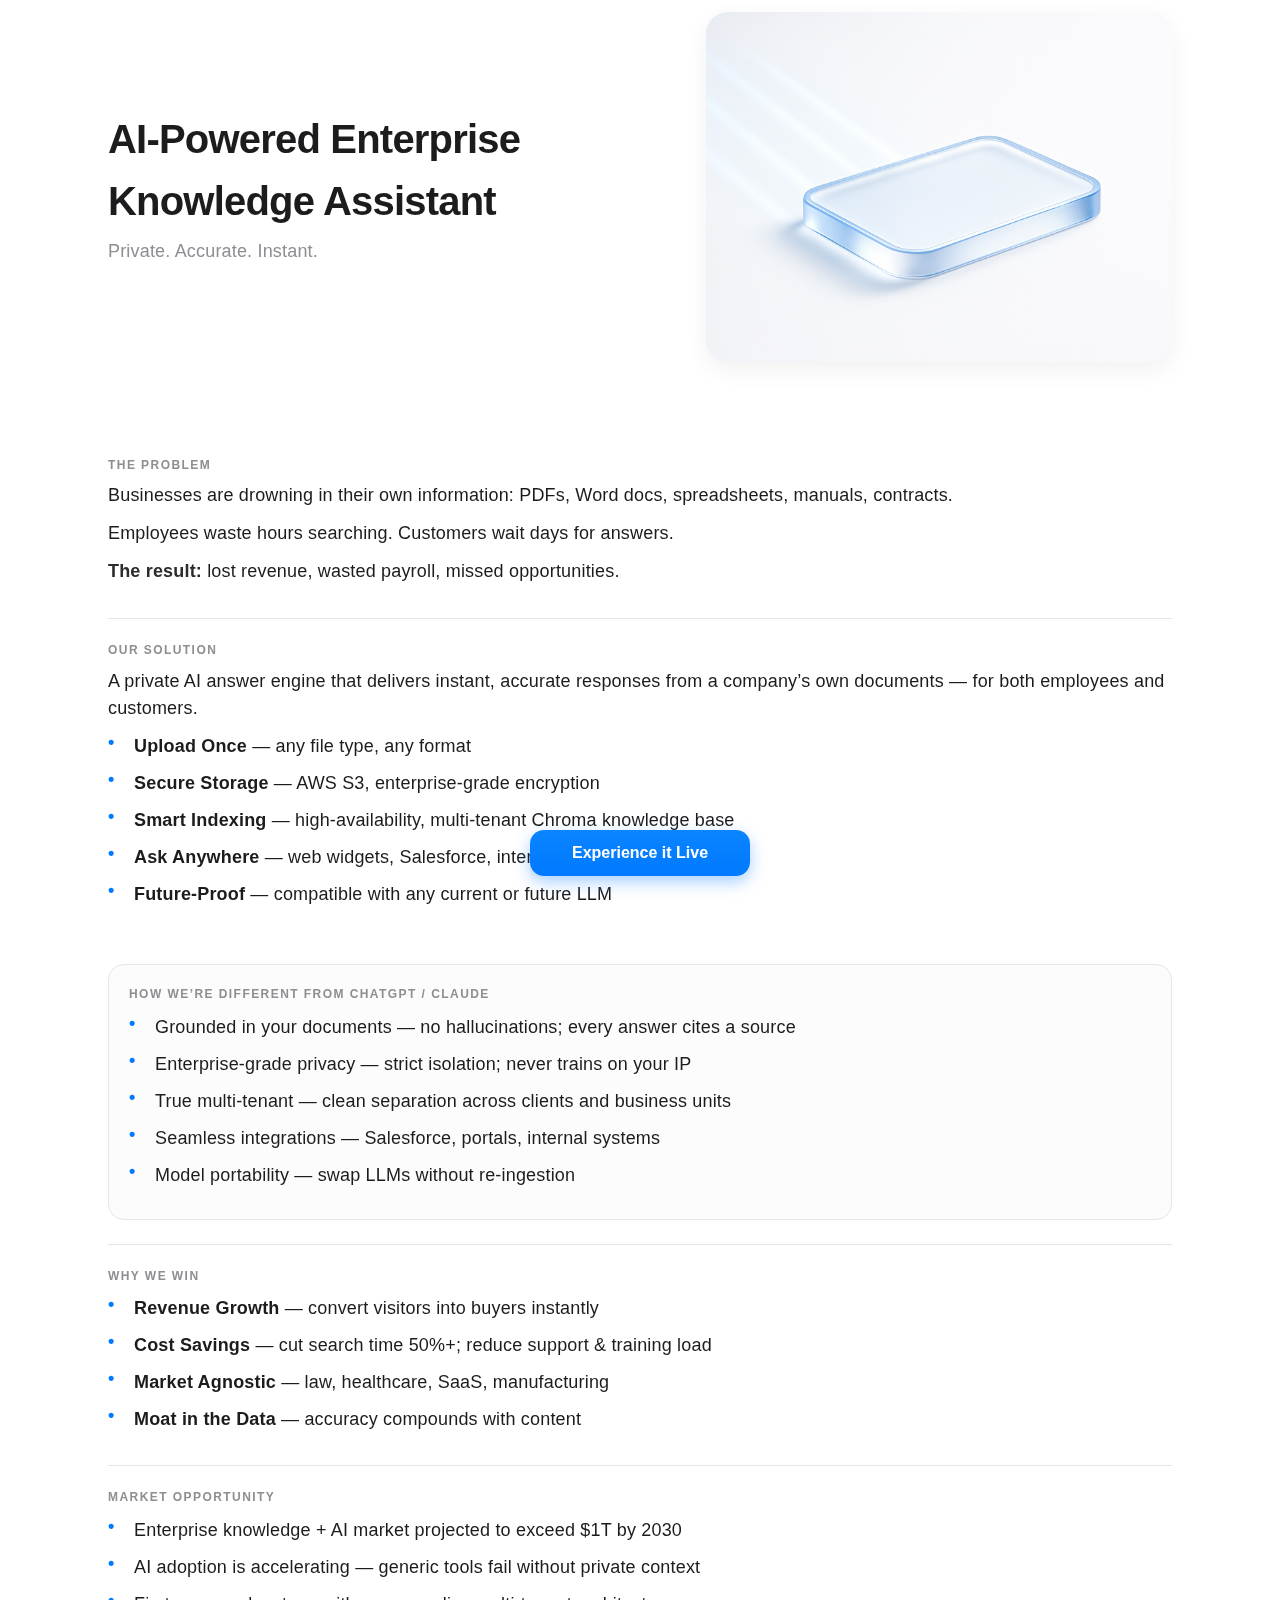
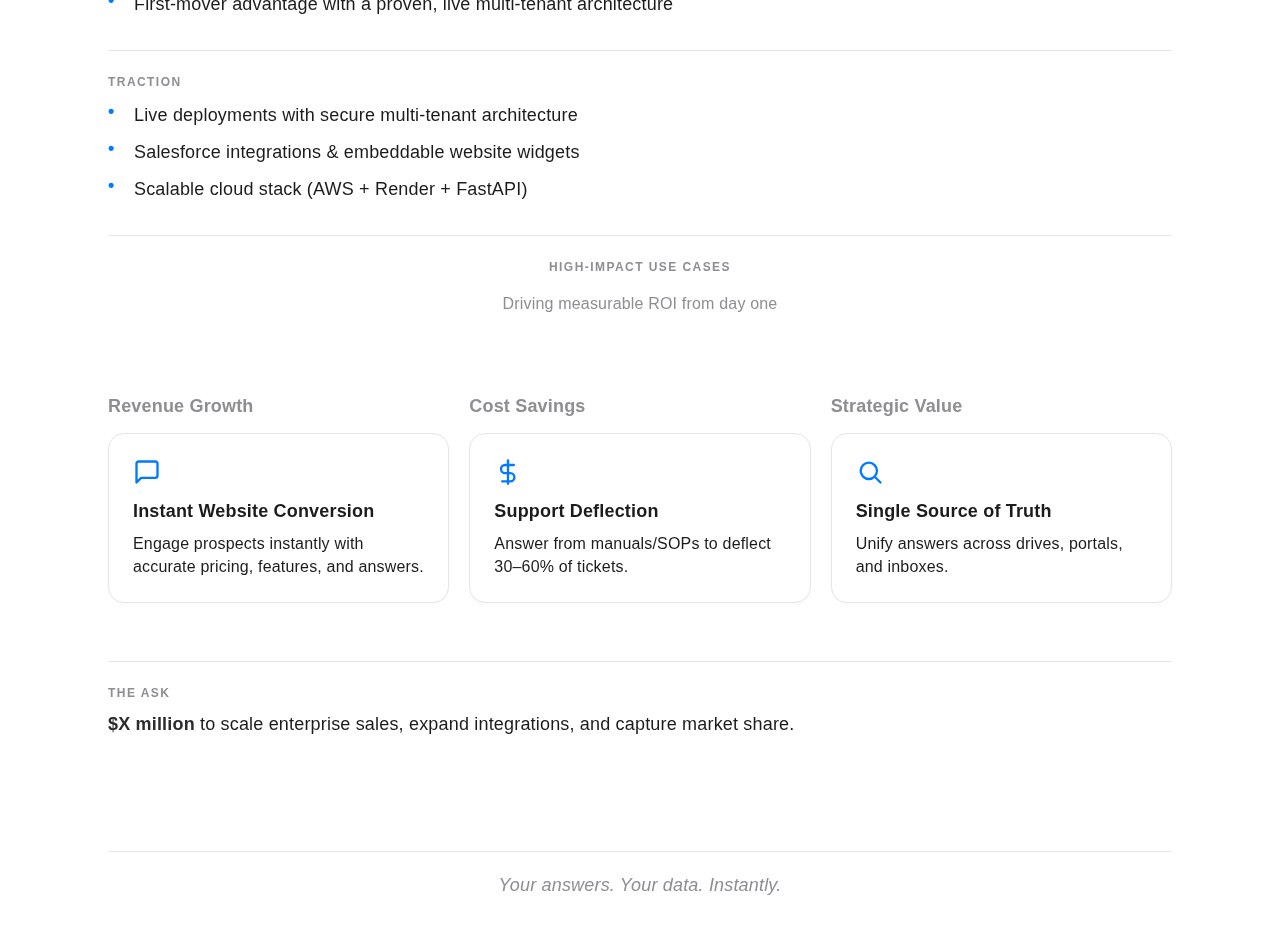
<file: public/index.html>
<!doctype html>
<html lang="en">
<head>
  <meta charset="utf-8" />
  <meta name="viewport" content="width=device-width, initial-scale=1, viewport-fit=cover" />
  <title>AI-Powered Enterprise Knowledge Assistant</title>
  <meta name="description" content="Private, accurate, instant answers from your own documents." />
  <meta name="theme-color" content="#ffffff" media="(prefers-color-scheme: light)">
  <meta name="theme-color" content="#0b0b0c" media="(prefers-color-scheme: dark)">
  <meta name="color-scheme" content="light dark" />
  <meta name="apple-mobile-web-app-capable" content="yes">
  <meta name="apple-mobile-web-app-status-bar-style" content="default">
  <!-- Open Graph for rich previews (iMessage, etc.) -->
  <meta property="og:title" content="AI-Powered Enterprise Knowledge Assistant" />
  <meta property="og:description" content="Private, accurate, instant answers from your own documents." />
  <meta property="og:type" content="website" />
  <meta property="og:url" content="https://knowledge-bot-retrieval.onrender.com/public/" />
  <meta property="og:image" content="https://knowledge-bot-retrieval.onrender.com/public/knowledge.png" />
  <meta property="og:image:alt" content="Knowledge Bot preview image" />
  <meta property="og:image:width" content="1200" />
  <meta property="og:image:height" content="630" />
  <!-- Twitter Card (also used by some clients) -->
  <meta name="twitter:card" content="summary_large_image" />
  <meta name="twitter:title" content="AI-Powered Enterprise Knowledge Assistant" />
  <meta name="twitter:description" content="Private, accurate, instant answers from your own documents." />
  <meta name="twitter:image" content="https://knowledge-bot-retrieval.onrender.com/public/knowledge.png" />
  <link rel="canonical" href="https://knowledge-bot-retrieval.onrender.com/public/" />
  <link rel="stylesheet" href="styles.css" />
</head>
<body>
  <main class="page">
    <!-- Header / Hero -->
    <header class="header grid">
      <div class="header-text">
        <h1 class="title">AI-Powered Enterprise Knowledge Assistant</h1>
        <p class="subtitle">Private. Accurate. Instant.</p>
      </div>
      <div class="header-hero">
        <img
          class="hero-img"
          src="knowledge.png"
          alt="Minimalist glass-slab product hero on white"
          loading="lazy"
          decoding="async"
        />
        <!-- Hide in CSS if your image already has strong highlights -->
        <div class="hero-visual" aria-hidden="true"></div>
      </div>
    </header>

    <!-- Problem -->
    <section class="section" data-viewport>
      <h2 class="section-heading">The Problem</h2>
      <div class="body-text">
        <p>Businesses are drowning in their own information: PDFs, Word docs, spreadsheets, manuals, contracts.</p>
        <p>Employees waste hours searching. Customers wait days for answers.</p>
        <p><strong>The result:</strong> lost revenue, wasted payroll, missed opportunities.</p>
      </div>
    </section>

    <!-- Solution -->
    <section class="section" data-viewport>
      <h2 class="section-heading">Our Solution</h2>
      <div class="body-text">
        <p>A private AI answer engine that delivers instant, accurate responses from a company’s own documents — for both employees and customers.</p>
        <ul class="bullets">
          <li><span class="bullet-title">Upload Once</span> — any file type, any format</li>
          <li><span class="bullet-title">Secure Storage</span> — AWS S3, enterprise-grade encryption</li>
          <li><span class="bullet-title">Smart Indexing</span> — high-availability, multi-tenant Chroma knowledge base</li>
          <li><span class="bullet-title">Ask Anywhere</span> — web widgets, Salesforce, internal tools</li>
          <li><span class="bullet-title">Future-Proof</span> — compatible with any current or future LLM</li>
        </ul>
      </div>
    </section>

    <!-- Differentiation -->
    <section class="section highlight" data-viewport>
      <h2 class="section-heading">How We’re Different from ChatGPT / Claude</h2>
      <div class="body-text">
        <ul class="bullets">
          <li>Grounded in your documents — no hallucinations; every answer cites a source</li>
          <li>Enterprise-grade privacy — strict isolation; never trains on your IP</li>
          <li>True multi-tenant — clean separation across clients and business units</li>
          <li>Seamless integrations — Salesforce, portals, internal systems</li>
          <li>Model portability — swap LLMs without re-ingestion</li>
        </ul>
      </div>
    </section>

    <!-- Why We Win -->
    <section class="section" data-viewport>
      <h2 class="section-heading">Why We Win</h2>
      <div class="body-text">
        <ul class="bullets">
          <li><span class="bullet-title">Revenue Growth</span> — convert visitors into buyers instantly</li>
          <li><span class="bullet-title">Cost Savings</span> — cut search time 50%+; reduce support & training load</li>
          <li><span class="bullet-title">Market Agnostic</span> — law, healthcare, SaaS, manufacturing</li>
          <li><span class="bullet-title">Moat in the Data</span> — accuracy compounds with content</li>
        </ul>
      </div>
    </section>

    <!-- Market -->
    <section class="section" data-viewport>
      <h2 class="section-heading">Market Opportunity</h2>
      <div class="body-text">
        <ul class="bullets">
          <li>Enterprise knowledge + AI market projected to exceed $1T by 2030</li>
          <li>AI adoption is accelerating — generic tools fail without private context</li>
          <li>First-mover advantage with a proven, live multi-tenant architecture</li>
        </ul>
      </div>
    </section>

    <!-- Traction -->
    <section class="section" data-viewport>
      <h2 class="section-heading">Traction</h2>
      <div class="body-text">
        <ul class="bullets">
          <li>Live deployments with secure multi-tenant architecture</li>
          <li>Salesforce integrations & embeddable website widgets</li>
          <li>Scalable cloud stack (AWS + Render + FastAPI)</li>
        </ul>
      </div>
    </section>

    <!-- Use Cases -->
    <section class="section use-cases" data-viewport>
      <h2 class="section-heading center">High-Impact Use Cases</h2>
      <p class="section-subhead center">Driving measurable ROI from day one</p>

      <div class="use-case-categories">
        <!-- Revenue Growth -->
        <div class="use-case-category">
          <h3 class="category-title">Revenue Growth</h3>
          <div class="use-case-grid">
            <div class="use-case-card">
              <div class="uc-icon" aria-hidden="true">
                <!-- chat/message icon -->
                <svg xmlns="http://www.w3.org/2000/svg" width="28" height="28" viewBox="0 0 24 24"
                     fill="none" stroke="currentColor" stroke-width="2" stroke-linecap="round" stroke-linejoin="round">
                  <path d="M21 15a2 2 0 0 1-2 2H7l-4 4V5a2 2 0 0 1 2-2h14a2 2 0 0 1 2 2z"/>
                </svg>
              </div>
              <h4 class="uc-title">Instant Website Conversion</h4>
              <p class="uc-text">Engage prospects instantly with accurate pricing, features, and answers.</p>
            </div>
          </div>
        </div>

        <!-- Cost Savings -->
        <div class="use-case-category">
          <h3 class="category-title">Cost Savings</h3>
          <div class="use-case-grid">
            <div class="use-case-card">
              <div class="uc-icon" aria-hidden="true">
                <!-- refined dollar icon -->
                <svg xmlns="http://www.w3.org/2000/svg" width="28" height="28" viewBox="0 0 24 24"
                     fill="none" stroke="currentColor" stroke-width="2" stroke-linecap="round" stroke-linejoin="round">
                  <line x1="12" y1="2" x2="12" y2="22"/>
                  <path d="M17 6H9.5a3.5 3.5 0 0 0 0 7H14a3.5 3.5 0 0 1 0 7H7"/>
                </svg>
              </div>
              <h4 class="uc-title">Support Deflection</h4>
              <p class="uc-text">Answer from manuals/SOPs to deflect 30–60% of tickets.</p>
            </div>
          </div>
        </div>

        <!-- Strategic Value -->
        <div class="use-case-category">
          <h3 class="category-title">Strategic Value</h3>
          <div class="use-case-grid">
            <div class="use-case-card">
              <div class="uc-icon" aria-hidden="true">
                <!-- search icon -->
                <svg xmlns="http://www.w3.org/2000/svg" width="28" height="28" viewBox="0 0 24 24"
                     fill="none" stroke="currentColor" stroke-width="2" stroke-linecap="round" stroke-linejoin="round">
                  <circle cx="11" cy="11" r="7"/>
                  <path d="m21 21-4.3-4.3"/>
                </svg>
              </div>
              <h4 class="uc-title">Single Source of Truth</h4>
              <p class="uc-text">Unify answers across drives, portals, and inboxes.</p>
            </div>
          </div>
        </div>
      </div>
    </section>

    <!-- Ask -->
    <section class="section" data-viewport>
      <h2 class="section-heading">The Ask</h2>
      <div class="body-text">
        <p><strong>$X million</strong> to scale enterprise sales, expand integrations, and capture market share.</p>
      </div>
    </section>

    <!-- Footer -->
    <footer class="footer">
      <p class="tagline">Your answers. Your data. Instantly.</p>
    </footer>
  </main>

  <!-- Sticky CTA -->
  <div class="cta">
    <button class="cta-btn" id="openModalBtn" type="button">
      Experience it Live
    </button>
  </div>

  <!-- Modal -->
  <div class="modal-overlay" id="exitModal" role="dialog" aria-modal="true" aria-labelledby="modalTitle" aria-describedby="modalDesc" aria-hidden="true">
    <div class="modal-card" tabindex="-1">
      <h3 class="modal-title" id="modalTitle">You're about to see it live</h3>
      <p class="modal-desc" id="modalDesc">
        We’ll take you to <strong>ClearlyClear.com</strong> — a live production site using our assistant.
        On the page, tap <em>“Ask our AI”</em> and ask about <strong>Invisalign</strong> — candidacy, pricing,
        timeline, or aftercare. You’ll see instant, sourced answers drawn from the practice’s own content —
        the same private, grounded approach we deploy for enterprises.
      </p>
      <div class="modal-actions">
        <button class="btn btn-primary" id="continueBtn" type="button" aria-describedby="modalDesc">Continue to ClearlyClear</button>
        <button class="btn btn-secondary" id="cancelBtn" type="button">Stay here</button>
      </div>
    </div>
  </div>

  <!-- Simple, single-click modal handler -->
  <script>
    (function () {
      const modal = document.getElementById('exitModal');
      const openBtn = document.getElementById('openModalBtn');
      const continueBtn = document.getElementById('continueBtn');
      const cancelBtn = document.getElementById('cancelBtn');
      const redirectURL = 'https://www.clearlyclear.com';
      let isOpen = false;

      function openModal() {
        if (isOpen) return;
        isOpen = true;
        modal.setAttribute('open', '');
        modal.removeAttribute('aria-hidden');
        document.body.classList.add('no-scroll');
        setTimeout(() => continueBtn && continueBtn.focus(), 0);
      }
      function closeModal() {
        isOpen = false;
        modal.removeAttribute('open');
        modal.setAttribute('aria-hidden', 'true');
        document.body.classList.remove('no-scroll');
        openBtn && openBtn.focus();
      }

      openBtn.addEventListener('click', (e) => { e.preventDefault(); openModal(); });
      continueBtn.addEventListener('click', () => { window.location.href = redirectURL; });
      cancelBtn.addEventListener('click', closeModal);

      // Close on Escape
      document.addEventListener('keydown', (e) => {
        if (e.key === 'Escape' && modal.hasAttribute('open')) closeModal();
      });

      // Focus trap in modal
      modal.addEventListener('keydown', (e) => {
        if (e.key !== 'Tab') return;
        const f = modal.querySelectorAll('button, [href], [tabindex]:not([tabindex="-1"])');
        if (!f.length) return;
        const first = f[0], last = f[f.length - 1];
        if (e.shiftKey && document.activeElement === first) { e.preventDefault(); last.focus(); }
        else if (!e.shiftKey && document.activeElement === last) { e.preventDefault(); first.focus(); }
      });

      // Click outside card to close
      modal.addEventListener('click', (e) => { if (e.target === modal) closeModal(); });
    })();
  </script>
</body>
</html>
</file>
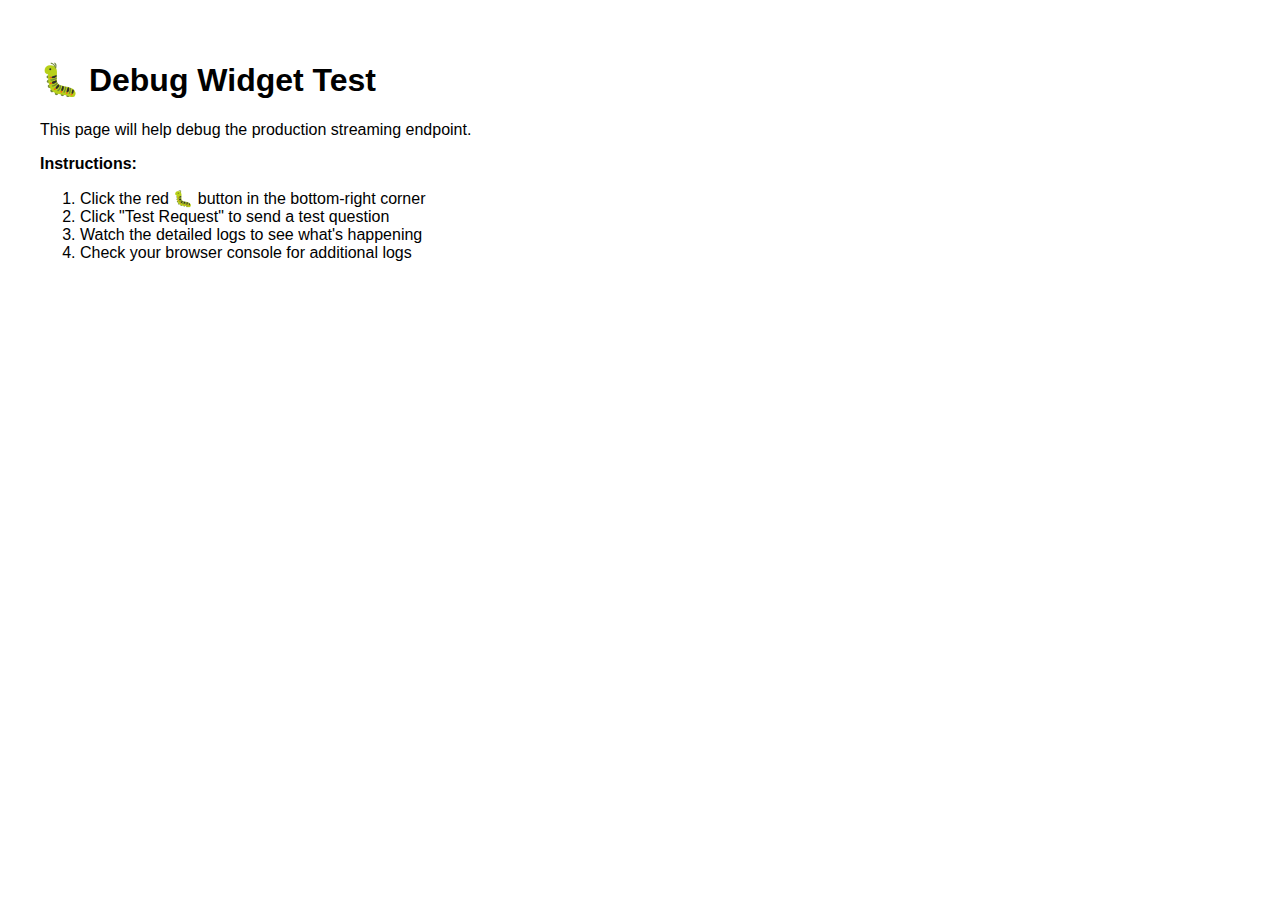
<file: static/debug-test.html>
<!DOCTYPE html>
<html lang="en">
<head>
  <meta charset="UTF-8" />
  <title>Debug Widget Test</title>
  <meta name="viewport" content="width=device-width, initial-scale=1.0" />
</head>

<body style="font-family: sans-serif; padding: 2rem;">
  <h1>🐛 Debug Widget Test</h1>
  <p>This page will help debug the production streaming endpoint.</p>
  <p><strong>Instructions:</strong></p>
  <ol>
    <li>Click the red 🐛 button in the bottom-right corner</li>
    <li>Click "Test Request" to send a test question</li>
    <li>Watch the detailed logs to see what's happening</li>
    <li>Check your browser console for additional logs</li>
  </ol>
  
  <script src="https://knowledge-bot-retrieval.onrender.com/static/debug-widget.js" data-token="eyJhbGciOiJIUzI1NiIsInR5cCI6IkpXVCJ9.eyJjb21wYW55X2lkIjozLCJib3RfaWQiOjF9.ytHVcMRM99aAkFMg_U1I4VZbz3mYxskzzxSUORe3ico" defer></script>
</body>
</html>
</file>
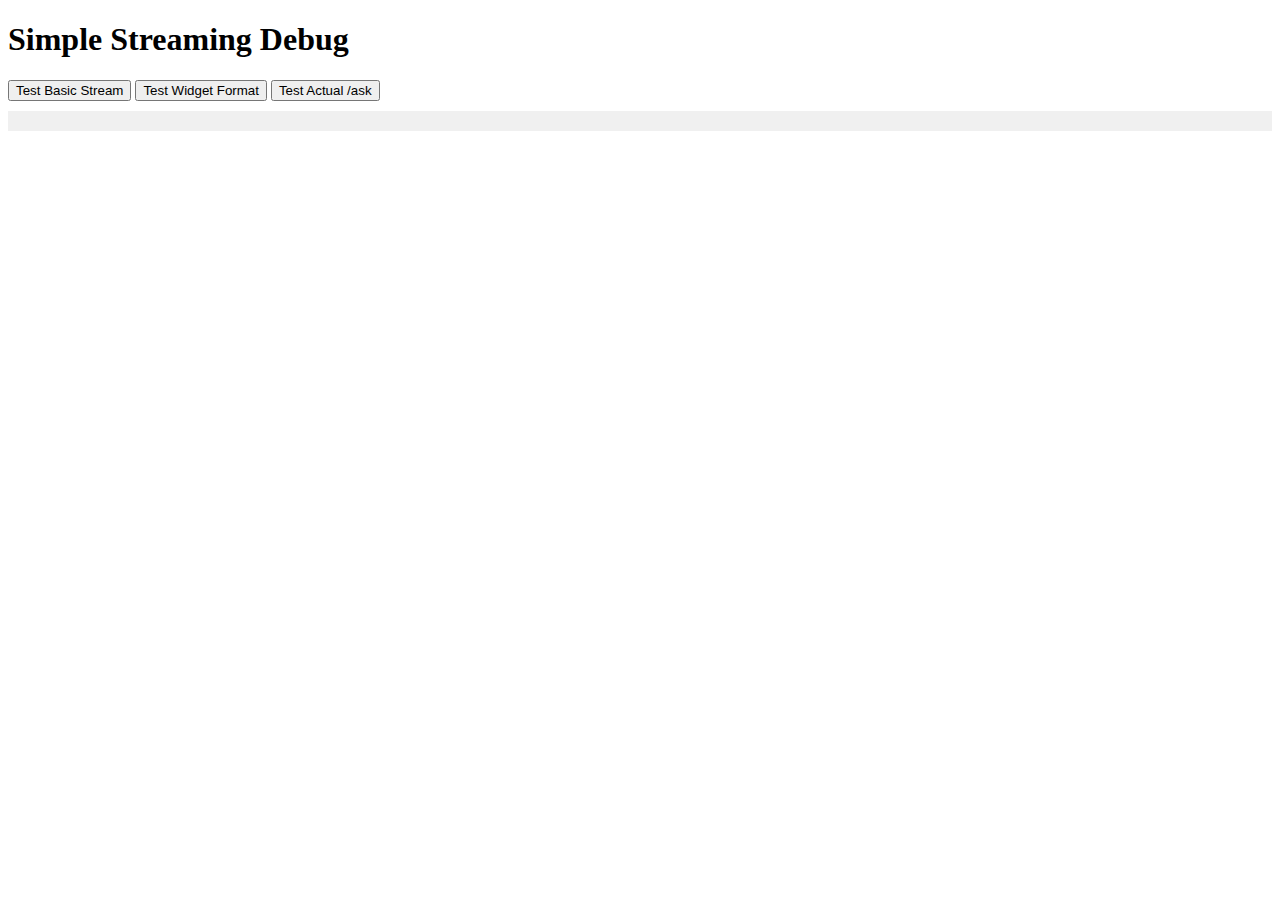
<file: static/simple-debug.html>
<!DOCTYPE html>
<html>
<head>
    <title>Simple Streaming Debug</title>
</head>
<body>
    <h1>Simple Streaming Debug</h1>
    <button onclick="testBasic()">Test Basic Stream</button>
    <button onclick="testWidgetFormat()">Test Widget Format</button>
    <button onclick="testActualAsk()">Test Actual /ask</button>
    <div id="output" style="background: #f0f0f0; padding: 10px; margin: 10px 0; white-space: pre-wrap; font-family: monospace;"></div>

    <script>
        const token = "eyJhbGciOiJIUzI1NiIsInR5cCI6IkpXVCJ9.eyJjb21wYW55X2lkIjozLCJib3RfaWQiOjF9.ytHVcMRM99aAkFMg_U1I4VZbz3mYxskzzxSUORe3ico";
        const output = document.getElementById('output');

        async function testStream(url, body = null) {
            output.innerHTML = "Starting test...\n";
            
            try {
                const options = {
                    method: body ? 'POST' : 'GET',
                    headers: body ? {
                        'Content-Type': 'application/json',
                        'Authorization': `Bearer ${token}`
                    } : {}
                };
                
                if (body) {
                    options.body = JSON.stringify(body);
                }

                const response = await fetch(url, options);
                
                output.innerHTML += `Response status: ${response.status}\n`;
                output.innerHTML += `Content-Type: ${response.headers.get('content-type')}\n`;
                output.innerHTML += "Streaming chunks:\n";

                const reader = response.body.getReader();
                const decoder = new TextDecoder();
                let chunkCount = 0;

                while (true) {
                    const { done, value } = await reader.read();
                    if (done) break;

                    chunkCount++;
                    const chunk = decoder.decode(value, { stream: true });
                    output.innerHTML += `Chunk ${chunkCount}: "${chunk}"\n`;
                }

                output.innerHTML += `Stream completed after ${chunkCount} chunks.\n`;

            } catch (error) {
                output.innerHTML += `Error: ${error.message}\n`;
            }
        }

        async function testBasic() {
            await testStream('https://knowledge-bot-retrieval.onrender.com/test-stream');
        }

        async function testWidgetFormat() {
            await testStream('https://knowledge-bot-retrieval.onrender.com/test-widget-format');
        }

        async function testActualAsk() {
            await testStream('https://knowledge-bot-retrieval.onrender.com/ask', {
                question: "what is due feb 14, 2025",
                session_id: "debug_test",
                k: 12,
                similarity_threshold: 0.1
            });
        }
    </script>
</body>
</html>
</file>
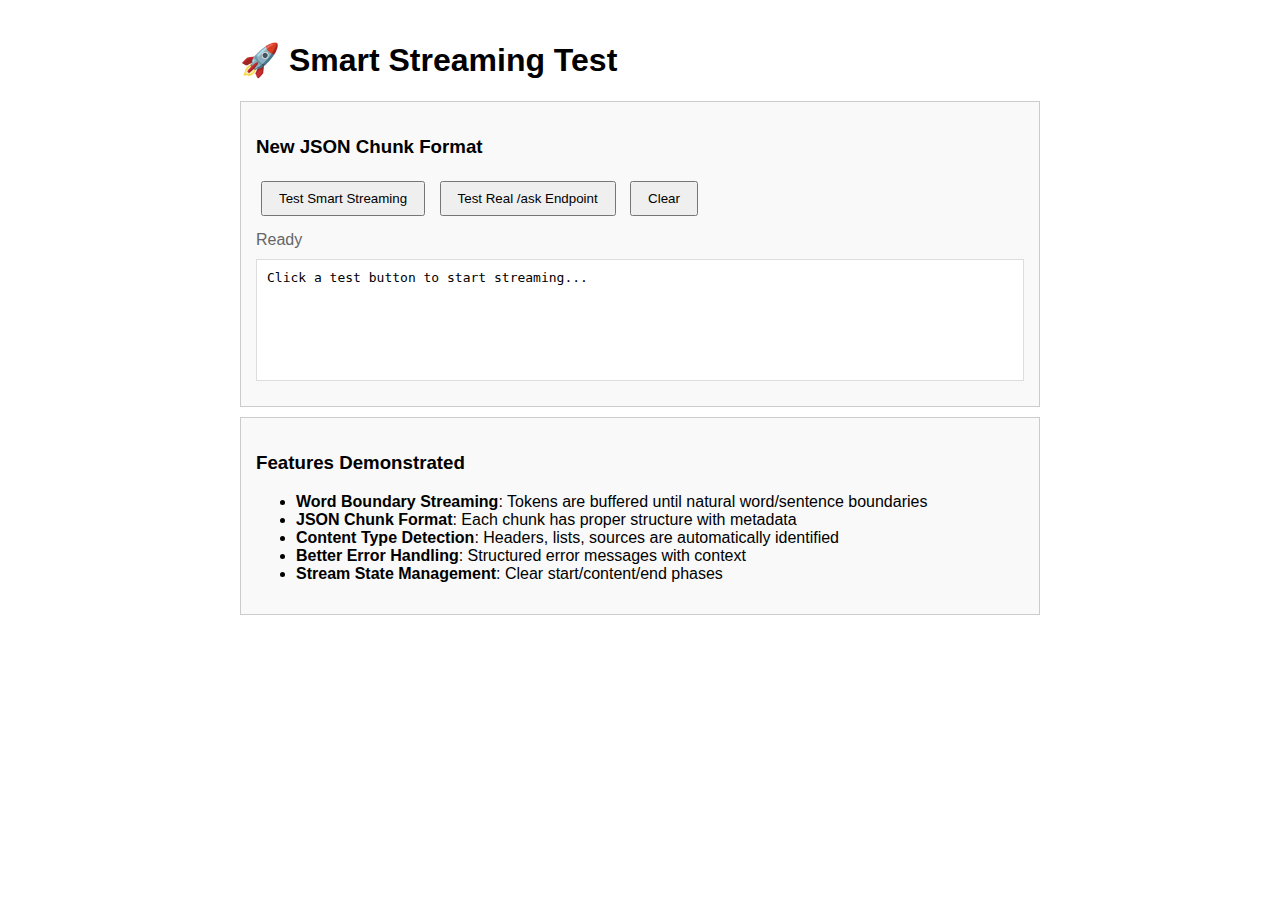
<file: static/smart-stream-test.html>
<!DOCTYPE html>
<html>
<head>
    <title>Smart Streaming Test</title>
    <style>
        body { 
            font-family: Arial, sans-serif; 
            max-width: 800px; 
            margin: 0 auto; 
            padding: 20px; 
        }
        .test-area { 
            border: 1px solid #ccc; 
            padding: 15px; 
            margin: 10px 0; 
            background: #f9f9f9; 
        }
        .output { 
            background: white; 
            border: 1px solid #ddd; 
            padding: 10px; 
            margin: 10px 0; 
            white-space: pre-wrap; 
            font-family: monospace; 
            min-height: 100px;
        }
        .controls button { 
            padding: 8px 16px; 
            margin: 5px; 
            cursor: pointer; 
        }
        .chunk-info {
            background: #e8f4fd;
            border-left: 4px solid #007acc;
            padding: 8px;
            margin: 5px 0;
            font-size: 12px;
        }
        .spinner {
            display: inline-block;
            width: 12px;
            height: 12px;
            border: 2px solid #f3f3f3;
            border-top: 2px solid #007acc;
            border-radius: 50%;
            animation: spin 1s linear infinite;
            margin-right: 8px;
        }
        @keyframes spin {
            0% { transform: rotate(0deg); }
            100% { transform: rotate(360deg); }
        }
    </style>
</head>
<body>
    <h1>🚀 Smart Streaming Test</h1>
    
    <div class="test-area">
        <h3>New JSON Chunk Format</h3>
        <div class="controls">
            <button onclick="testSmartStream()">Test Smart Streaming</button>
            <button onclick="testActualAsk()">Test Real /ask Endpoint</button>
            <button onclick="clearOutput()">Clear</button>
        </div>
        
        <div id="status" style="margin: 10px 0; color: #666;">Ready</div>
        <div id="chunkInfo" class="chunk-info" style="display: none;"></div>
        <div id="output" class="output">Click a test button to start streaming...</div>
    </div>
    
    <div class="test-area">
        <h3>Features Demonstrated</h3>
        <ul>
            <li><strong>Word Boundary Streaming</strong>: Tokens are buffered until natural word/sentence boundaries</li>
            <li><strong>JSON Chunk Format</strong>: Each chunk has proper structure with metadata</li>
            <li><strong>Content Type Detection</strong>: Headers, lists, sources are automatically identified</li>
            <li><strong>Better Error Handling</strong>: Structured error messages with context</li>
            <li><strong>Stream State Management</strong>: Clear start/content/end phases</li>
        </ul>
    </div>

    <script>
        const output = document.getElementById('output');
        const status = document.getElementById('status');
        const chunkInfo = document.getElementById('chunkInfo');
        
        const token = "eyJhbGciOiJIUzI1NiIsInR5cCI6IkpXVCJ9.eyJjb21wYW55X2lkIjozLCJib3RfaWQiOjF9.ytHVcMRM99aAkFMg_U1I4VZbz3mYxskzzxSUORe3ico";

        function clearOutput() {
            output.innerHTML = "Ready for next test...";
            status.innerHTML = "Ready";
            chunkInfo.style.display = "none";
        }

        function setStatus(message, isLoading = false) {
            if (isLoading) {
                status.innerHTML = `<span class="spinner"></span>${message}`;
            } else {
                status.innerHTML = message;
            }
        }

        function showChunkInfo(chunk) {
            chunkInfo.style.display = "block";
            chunkInfo.innerHTML = `
                <strong>Chunk #${chunk.id}</strong> | 
                Type: <code>${chunk.type}</code> | 
                Content Type: <code>${chunk.content_type || 'N/A'}</code> | 
                Length: ${chunk.content?.length || 0} chars |
                Final: ${chunk.final}
            `;
        }

        async function testSmartStream() {
            clearOutput();
            setStatus("Testing smart streaming format...", true);
            
            try {
                const response = await fetch('/test-smart-stream');
                
                if (!response.ok) {
                    throw new Error(`HTTP ${response.status}: ${response.statusText}`);
                }

                const reader = response.body.getReader();
                const decoder = new TextDecoder();
                let accumulatedContent = "";
                let chunkCount = 0;

                while (true) {
                    const { done, value } = await reader.read();
                    if (done) break;

                    const chunk = decoder.decode(value, { stream: true });
                    const lines = chunk.split('\n');

                    for (const line of lines) {
                        if (line.startsWith('data: ')) {
                            const data = line.slice(6);
                            if (!data.trim()) continue;
                            
                            try {
                                const chunkData = JSON.parse(data);
                                chunkCount++;
                                
                                console.log('Chunk:', chunkData);
                                showChunkInfo(chunkData);
                                
                                if (chunkData.type === 'start') {
                                    setStatus("Stream started", true);
                                    output.innerHTML = "🌊 Stream starting...\n";
                                } else if (chunkData.type === 'content') {
                                    accumulatedContent += chunkData.content;
                                    output.innerHTML = accumulatedContent + "\n\n📊 Processing...";
                                    setStatus(`Received ${chunkCount} chunks`, true);
                                } else if (chunkData.type === 'end') {
                                    setStatus(`✅ Stream completed! ${chunkCount} chunks processed`);
                                    output.innerHTML = accumulatedContent;
                                } else if (chunkData.type === 'error') {
                                    throw new Error(chunkData.error);
                                }
                            } catch (parseError) {
                                console.error('Parse error:', parseError);
                                output.innerHTML += `\n❌ Parse Error: ${parseError.message}`;
                            }
                        }
                    }
                }

            } catch (error) {
                console.error('Test error:', error);
                setStatus(`❌ Error: ${error.message}`);
                output.innerHTML = `Error: ${error.message}`;
            }
        }

        async function testActualAsk() {
            clearOutput();
            setStatus("Testing real /ask endpoint...", true);
            
            try {
                const response = await fetch('/ask', {
                    method: 'POST',
                    headers: {
                        'Content-Type': 'application/json',
                        'Authorization': `Bearer ${token}`
                    },
                    body: JSON.stringify({
                        question: "What are the key features of smart streaming?",
                        session_id: "smart_stream_test",
                        k: 8
                    })
                });

                if (!response.ok) {
                    throw new Error(`HTTP ${response.status}: ${response.statusText}`);
                }

                const reader = response.body.getReader();
                const decoder = new TextDecoder();
                let accumulatedContent = "";
                let chunkCount = 0;

                while (true) {
                    const { done, value } = await reader.read();
                    if (done) break;

                    const chunk = decoder.decode(value, { stream: true });
                    const lines = chunk.split('\n');

                    for (const line of lines) {
                        if (line.startsWith('data: ')) {
                            const data = line.slice(6);
                            if (!data.trim()) continue;
                            
                            try {
                                const chunkData = JSON.parse(data);
                                chunkCount++;
                                
                                console.log('Real chunk:', chunkData);
                                showChunkInfo(chunkData);
                                
                                if (chunkData.type === 'start') {
                                    setStatus("LLM stream started", true);
                                    output.innerHTML = "🤖 LLM responding...\n";
                                } else if (chunkData.type === 'content') {
                                    accumulatedContent += chunkData.content;
                                    // Remove sources for display
                                    const cleanContent = accumulatedContent.replace(/\[source: .+?\]/g, "");
                                    output.innerHTML = cleanContent + "\n\n📊 Streaming...";
                                    setStatus(`Received ${chunkCount} chunks (${accumulatedContent.length} chars)`, true);
                                } else if (chunkData.type === 'end') {
                                    const cleanContent = accumulatedContent.replace(/\[source: .+?\]/g, "");
                                    setStatus(`✅ LLM response completed! ${chunkCount} chunks, ${accumulatedContent.length} chars`);
                                    output.innerHTML = cleanContent;
                                } else if (chunkData.type === 'error') {
                                    throw new Error(chunkData.error);
                                }
                            } catch (parseError) {
                                // Fallback for backward compatibility
                                console.warn('Fallback to raw text:', data);
                                accumulatedContent += data;
                                const cleanContent = accumulatedContent.replace(/\[source: .+?\]/g, "");
                                output.innerHTML = cleanContent;
                                setStatus(`Streaming (fallback mode)...`, true);
                            }
                        }
                    }
                }

            } catch (error) {
                console.error('Test error:', error);
                setStatus(`❌ Error: ${error.message}`);
                output.innerHTML = `Error: ${error.message}`;
            }
        }
    </script>
</body>
</html>
</file>
<file: public/styles.css>
/* === Tokens === */
:root{
	--bg:#ffffff;
	--text:#0b0b0c;
	--muted:#8e8e93;
	--divider:#e5e5ea;
	--ink-2:#1c1c1e;
	--ink-3:#2c2c2e;
	--accent:#007aff;
  
	--radius:16px;
	--radius-lg:22px;
  
	--page-max:1120px;
	--gutter:clamp(16px, 5vw, 28px);
  
	--title:clamp(26px, 7vw, 40px);
	--subtitle:clamp(15px, 4.2vw, 18px);
	--h2:12px;
	--body:clamp(16px, 4.6vw, 18px);
	--line:1.55;
  }
  
  @media (prefers-color-scheme: dark){
	:root{
	  --bg:#0b0b0c;
	  --text:#f5f5f7;
	  --muted:#a1a1a6;
	  --divider:#2c2c2e;
	  --ink-2:#f5f5f7;
	  --ink-3:#d1d1d6;
	}
  }
  
  *{ box-sizing:border-box; }
  html,body{ height:100%; }
  html{ -webkit-text-size-adjust:100%; }
  body{
	margin:0;
	background:var(--bg);
	color:var(--text);
	font:400 var(--body)/var(--line) -apple-system,BlinkMacSystemFont,"SF Pro Text","SF Pro Display","Helvetica Neue",Arial,system-ui,"Segoe UI",Roboto,sans-serif;
	-webkit-font-smoothing:antialiased;
	text-rendering:optimizeLegibility;
	letter-spacing:.01em;
	padding-bottom: calc(64px + env(safe-area-inset-bottom)); /* space for mobile CTA bar */
  }
  
  .page{
	max-width:var(--page-max);
	margin:0 auto;
	padding: calc(12px + env(safe-area-inset-top)) var(--gutter) var(--gutter);
  }
  
  /* Grid */
  .grid{
	display:grid;
	grid-template-columns:1fr;
	gap:clamp(16px, 4vw, 28px);
  }
  @media (min-width: 900px){
	.grid{
	  grid-template-columns:1.1fr 0.9fr;
	  align-items:center;
	}
  }
  
  /* Header & Hero */
  .header{ margin-bottom:clamp(18px, 8vw, 72px); }
  .title{
	font-weight:700;
	font-size:var(--title);
	letter-spacing:-0.02em;
	margin:0 0 6px;
	color:var(--ink-2);
  }
  .subtitle{
	font-size:var(--subtitle);
	color:var(--muted);
	margin:0;
  }
  
  .header-hero{ position:relative; }
  .hero-img{
	display:block;
	width:100%;
	height:auto;
	aspect-ratio: 4 / 3;
	border-radius:var(--radius-lg);
	object-fit:cover;
	background:#f8f8f8;
	box-shadow:0 8px 24px rgba(0,0,0,.06);
  }
  .hero-visual{
	position:absolute; inset:0;
	border-radius:var(--radius-lg);
	pointer-events:none;
	background:
	  radial-gradient(120% 80% at 100% 0%, rgba(0,122,255,.16) 0%, rgba(0,0,0,0) 60%),
	  radial-gradient(90% 60% at 0% 100%, rgba(88,86,214,.18) 0%, rgba(0,0,0,0) 60%);
	mix-blend-mode:screen;
  }
  
  /* Sections */
  .section{
	padding: clamp(10px, 3.6vw, 22px) 0;
	border-top:1px solid var(--divider);
  }
  .section:first-of-type{ border-top:none; }
  
  .section-heading{
	margin:0 0 8px;
	font-weight:600;
	font-size:var(--h2);
	letter-spacing:.12em;
	text-transform:uppercase;
	color:var(--muted);
  }
  .section-subhead{
	text-align:center;
	color:var(--muted);
	font-size:clamp(14px, 3vw, 16px);
	margin-bottom:clamp(20px, 4vw, 40px);
  }
  .center{ text-align:center; }
  
  .body-text p{ margin:0 0 10px; color:var(--ink-2); }
  .body-text p strong{ color:var(--ink-3); }
  
  .bullets{ margin:10px 0 0; padding:0; list-style:none; }
  .bullets li{
	position:relative;
	padding-left:26px;
	margin:10px 0;
	color:var(--ink-2);
	line-height:1.5;
  }
  .bullets li::before{
	content:"•";
	position:absolute; left:0; top:0;
	color:var(--accent); font-weight:600; line-height:1;
  }
  .bullet-title{ font-weight:600; color:var(--ink-2); }
  
  /* Callout */
  .highlight{
	background: color-mix(in oklab, var(--bg) 88%, var(--divider));
	border:1px solid var(--divider);
	border-radius:var(--radius);
	padding: clamp(12px, 4.5vw, 20px);
	margin: clamp(12px, 4.5vw, 24px) 0;
  }
  
  /* Use Cases */
  .use-case-category{ margin: clamp(16px, 5vw, 36px) 0; }
  .category-title{
	font-size: var(--body);
	font-weight: 600;
	margin: 0 0 12px;
	color: var(--muted);
  }
  .use-case-grid{
	display:grid;
	gap:16px;
	grid-template-columns:1fr; /* single card per category */
  }
  .use-case-card{
	background: var(--bg);
	border: 1px solid var(--divider);
	border-radius: var(--radius);
	padding: clamp(16px, 3vw, 24px);
	text-align: left;
	box-shadow: 0 2px 4px rgba(0,0,0,0.02);
	transition: transform 0.2s ease, box-shadow .2s ease;
	min-height: 160px;
  }
  .use-case-card:hover{
	transform: translateY(-2px);
	box-shadow: 0 6px 16px rgba(0,0,0,0.06);
  }
  .uc-icon{
	width:28px; height:28px;
	margin-bottom:12px;
	color:var(--accent);
  }
  .uc-icon svg{ display:block; }
  .uc-title{
	font-weight:600;
	font-size:clamp(15px, 3.5vw, 18px);
	margin:0 0 6px;
	color:var(--ink-2);
  }
  .uc-text{
	color:var(--ink-2);
	font-size:clamp(14px, 3vw, 16px);
	line-height:1.45;
	margin:0;
  }
  
  /* Arrange the 3 categories in one row on desktop, stacked on mobile */
  .use-case-categories{
	display:grid;
	gap:16px;
	grid-template-columns:1fr;                 /* mobile: stack */
	align-items:stretch;
  }
  @media (min-width: 1024px){
	.use-case-categories{
	  grid-template-columns:repeat(3, 1fr);    /* desktop: 3 across */
	  gap:20px;
	}
  }
  
  /* Footer */
  .footer{
	margin-top: clamp(22px, 10vw, 80px);
	border-top:1px solid var(--divider);
	padding-top: clamp(10px, 4vw, 20px);
  }
  .tagline{ text-align:center; color:var(--muted); font-style:italic; margin:0; }
  
  /* Sticky CTA (mobile: full-width bar) */
  .cta{
	position:fixed;
	left:0; right:0; bottom:0;
	padding: 10px calc(16px + env(safe-area-inset-right)) calc(10px + env(safe-area-inset-bottom)) calc(16px + env(safe-area-inset-left));
	backdrop-filter: blur(8px);
	-webkit-backdrop-filter: blur(8px);
	background: color-mix(in oklab, var(--bg) 75%, transparent);
	border-top:1px solid var(--divider);
	display:flex; justify-content:center; z-index: 1000;
  }
  .cta-btn{
	border:none;
	border-radius:14px;
	padding:14px 22px;
	font-weight:600;
	font-size:16px;
	color:#fff;
	background: linear-gradient(180deg, #0a84ff, #007aff);
	box-shadow: 0 6px 16px rgba(0,122,255,.35);
	cursor:pointer;
	min-width: 220px;
  }
  
  /* Desktop: center-float the CTA with bottom gap (so it doesn't touch edge) */
  @media (min-width: 1024px){
	.cta{
	  left:50%; right:auto;
	  transform: translateX(-50%);
	  bottom:24px;            /* <-- space from browser edge */
	  background: transparent;
	  border-top:none;
	  padding:0;
	  width:auto;
	}
  }
  
  /* Modal */
  .no-scroll{ overflow:hidden; }
  .modal-overlay{
	position: fixed; inset: 0; z-index: 2000;
	display: none; align-items: center; justify-content: center;
	background: color-mix(in oklab, var(--bg) 35%, rgba(0,0,0,.45));
	backdrop-filter: blur(10px);
	-webkit-backdrop-filter: blur(10px);
	padding: clamp(16px, 4vw, 32px);
  }
  .modal-overlay[open]{ display:flex; }
  
  .modal-card{
	width: min(560px, 92vw);
	background: var(--bg);
	color: var(--text);
	border: 1px solid var(--divider);
	border-radius: var(--radius-lg);
	box-shadow: 0 30px 70px rgba(0,0,0,.25);
	padding: clamp(16px, 3.2vw, 28px);
  }
  .modal-title{
	margin: 0 0 8px;
	font-weight: 700;
	font-size: clamp(18px, 4.6vw, 22px);
	letter-spacing: -0.01em;
	color: var(--ink-2);
  }
  .modal-desc{
	margin: 0 0 16px;
	color: var(--ink-2);
	font-size: clamp(14px, 3.6vw, 16px);
	line-height: 1.5;
  }
  .modal-actions{
	display: grid; grid-template-columns: 1fr; gap: 10px;
  }
  @media (min-width: 520px){
	.modal-actions{ grid-template-columns: 1fr 1fr; }
  }
  .btn{
	appearance: none; border: none; border-radius: 12px;
	padding: 12px 18px; font-weight: 600; font-size: 16px;
	cursor: pointer; text-align: center;
  }
  .btn-primary{
	color: #fff;
	background: linear-gradient(180deg, #0a84ff, #007aff);
	box-shadow: 0 6px 16px rgba(0,122,255,.35);
  }
  .btn-secondary{
	color: var(--ink-2);
	background: transparent;
	border: 1px solid var(--divider);
  }
  
  /* Reduced motion */
  @media (prefers-reduced-motion: reduce){
	*{ animation: none !important; transition: none !important; }
  }
</file>
